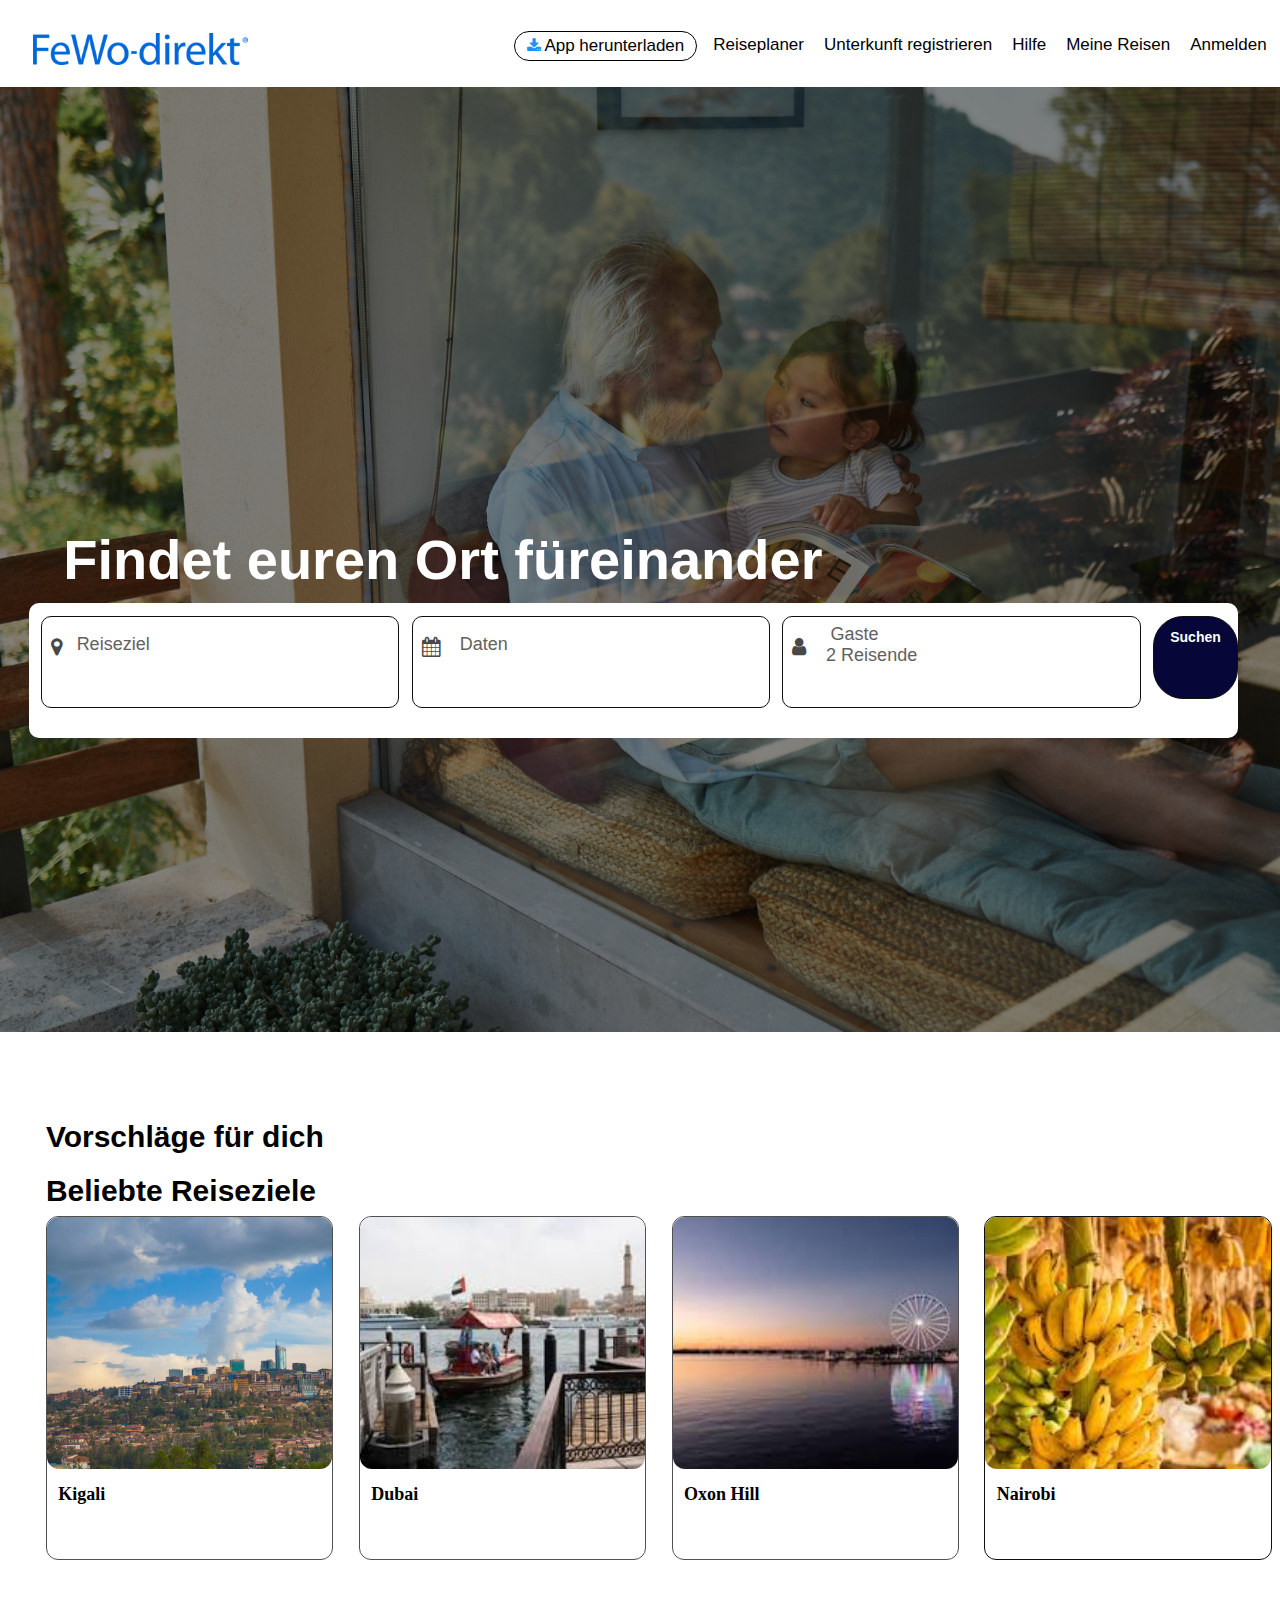
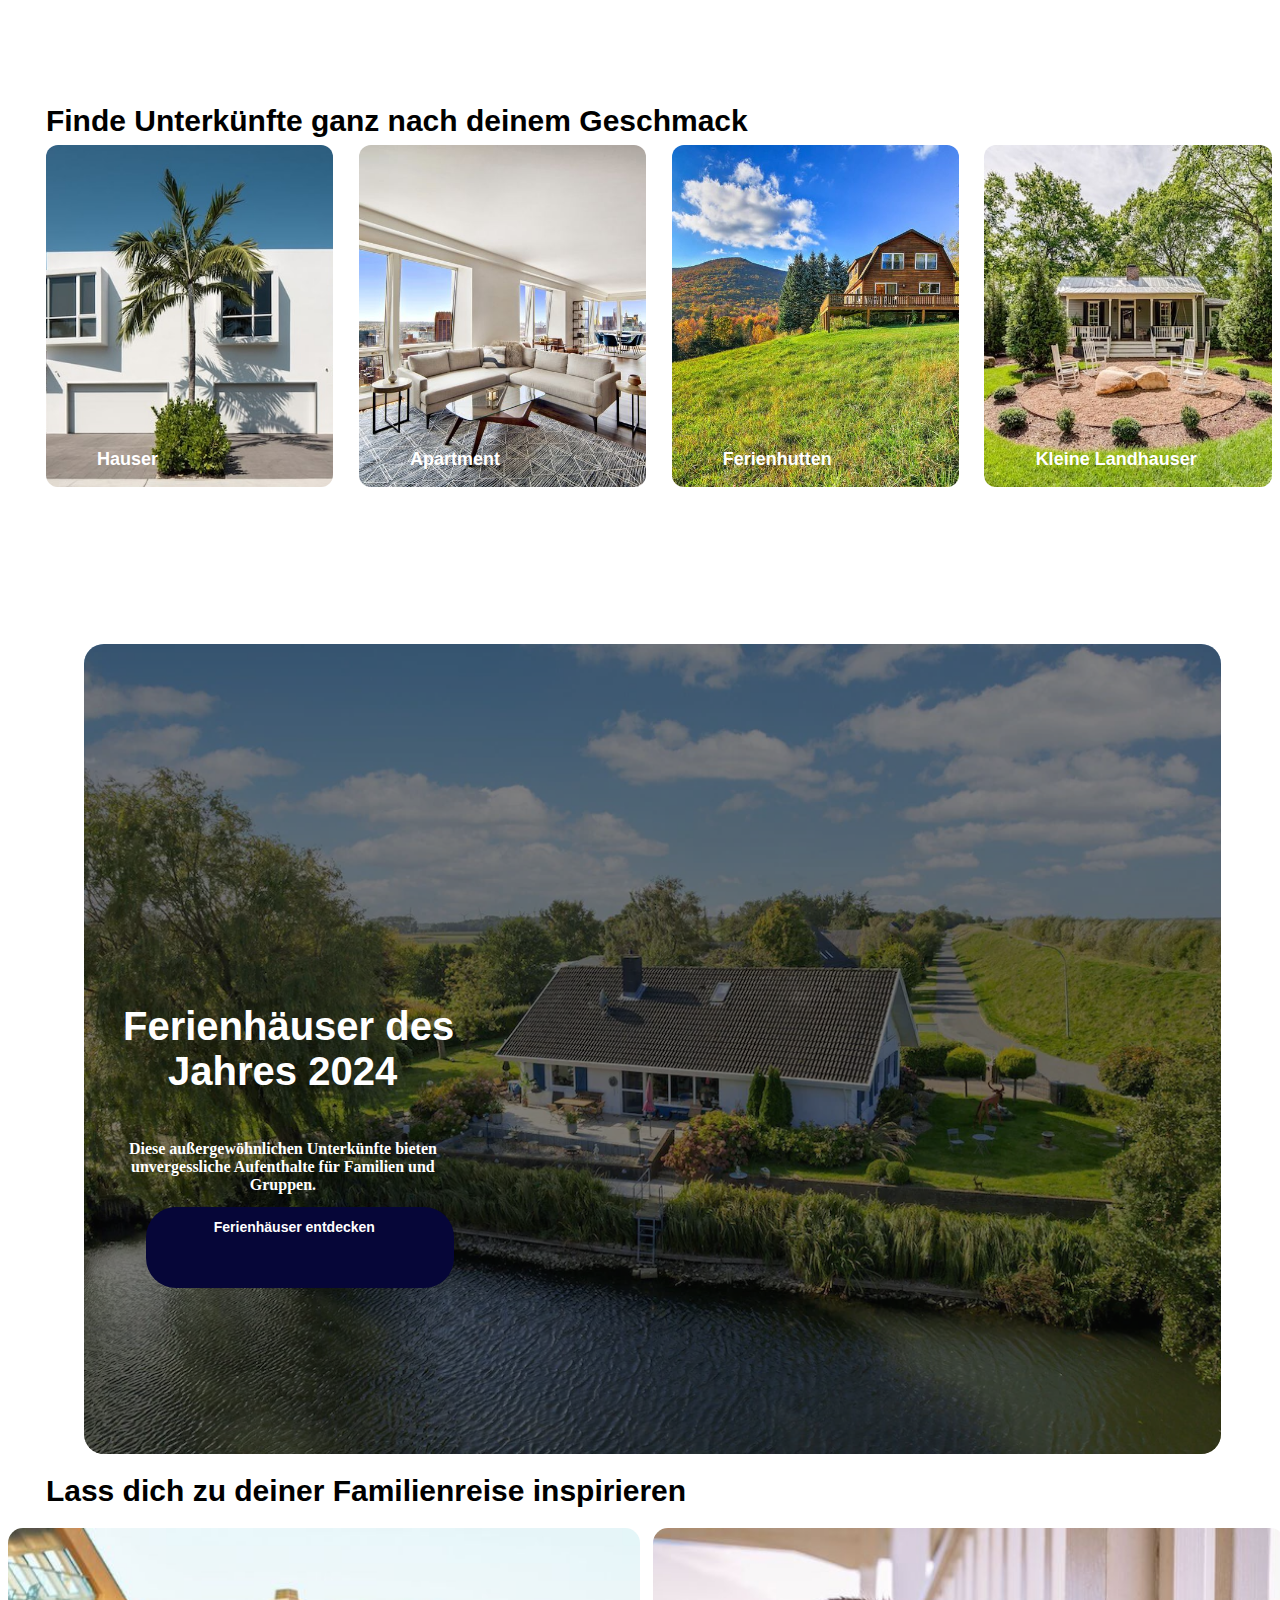
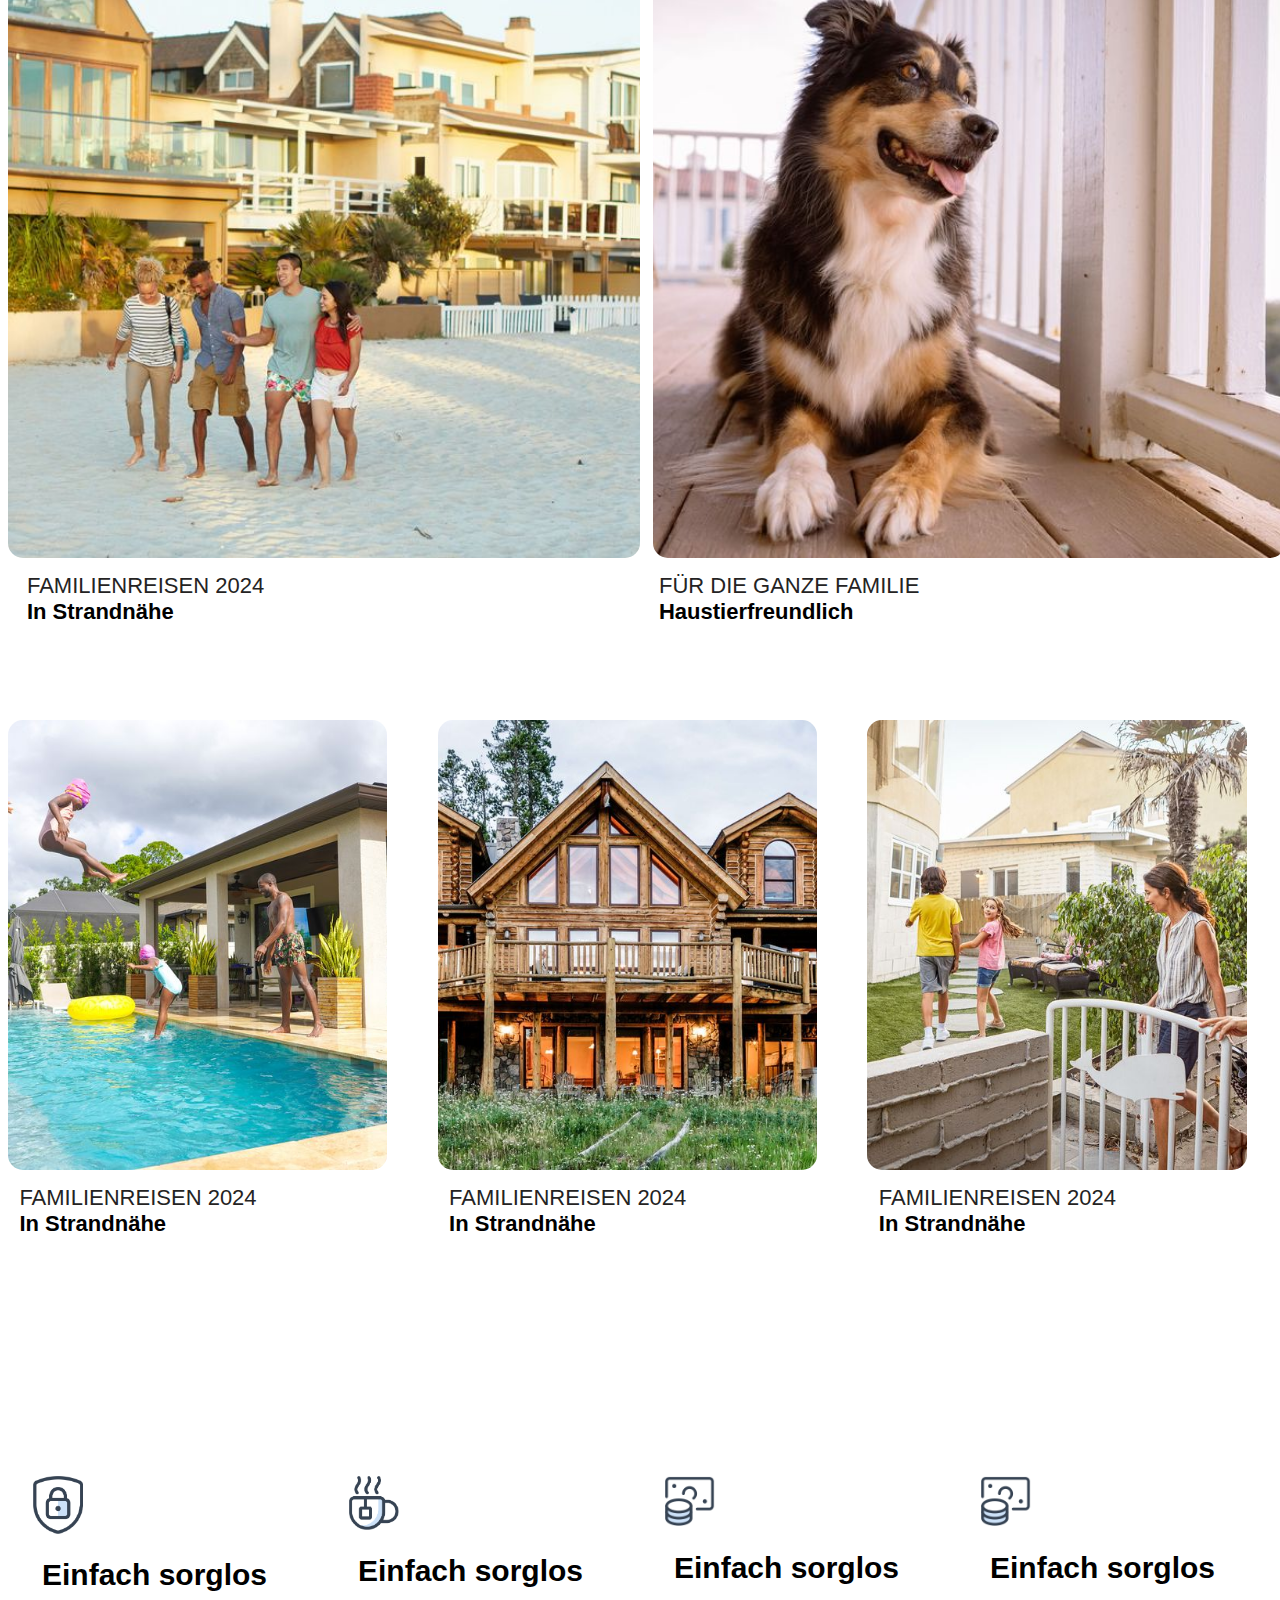
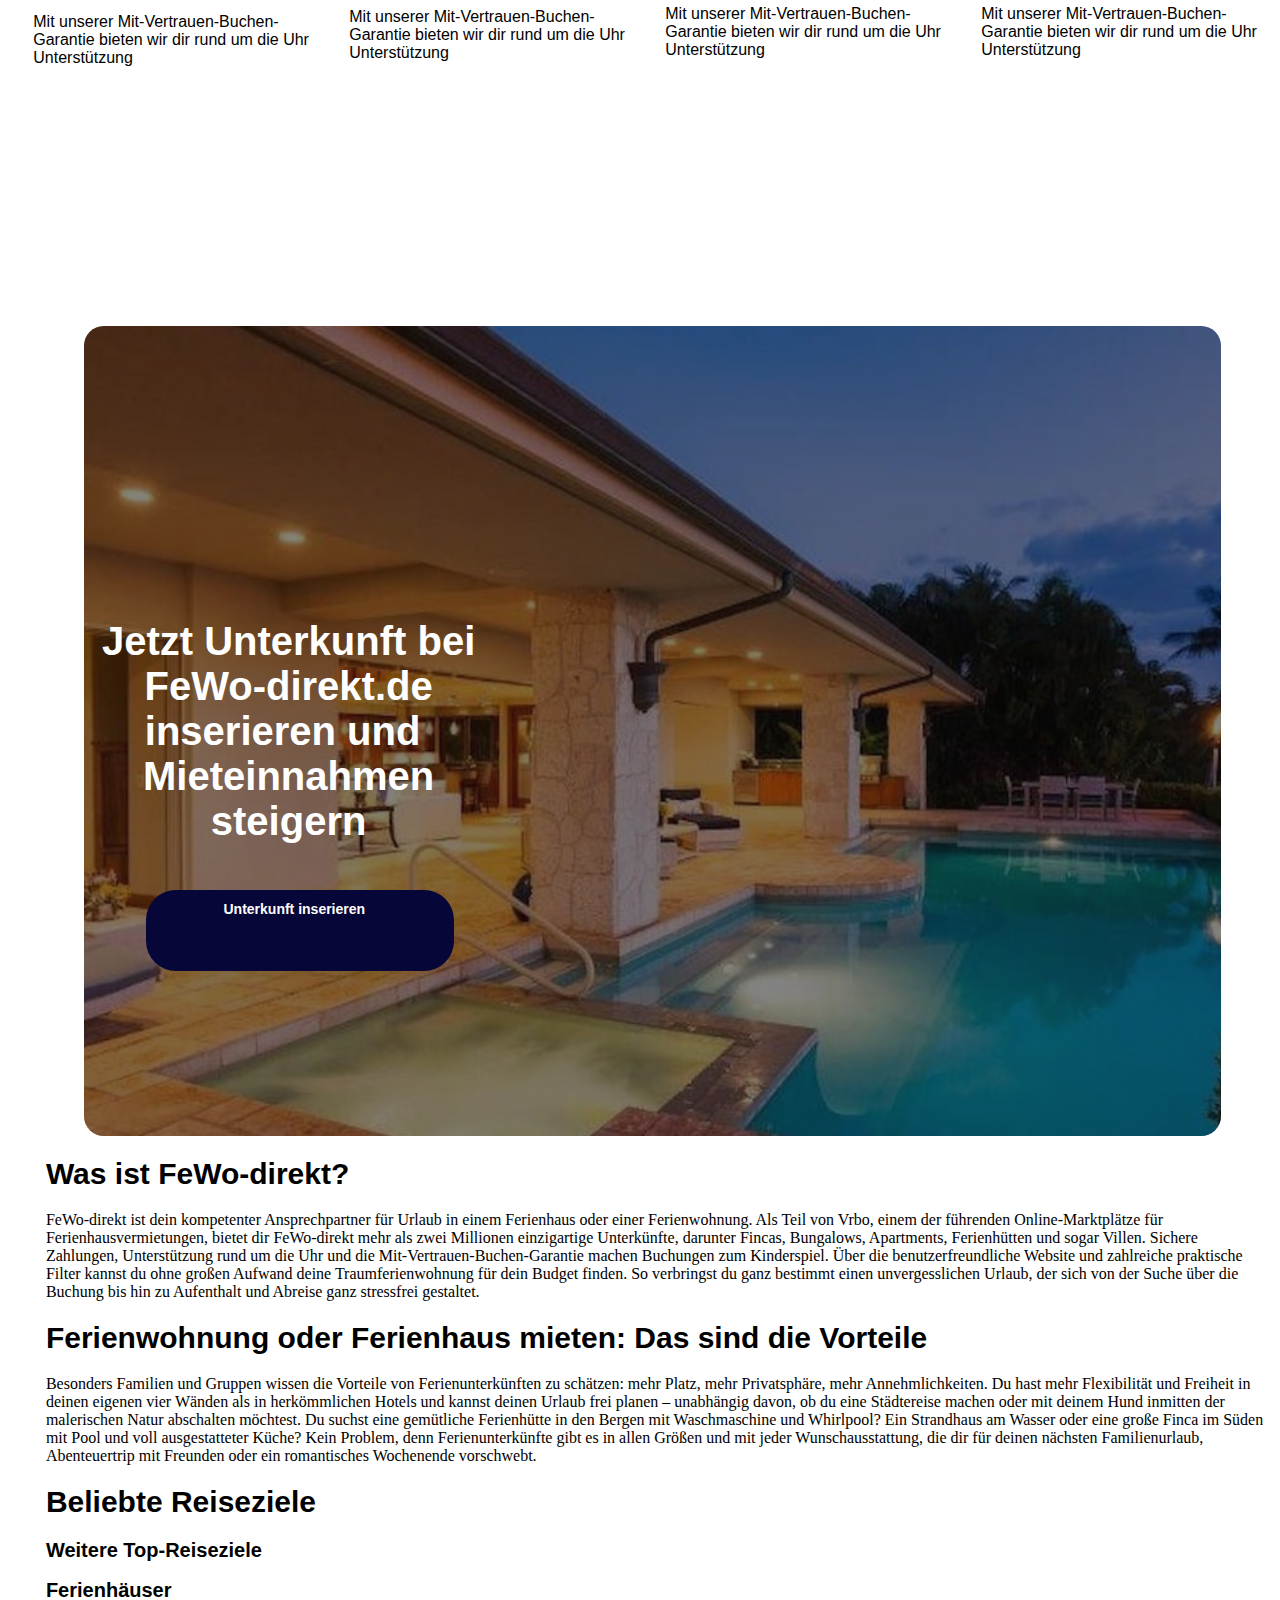
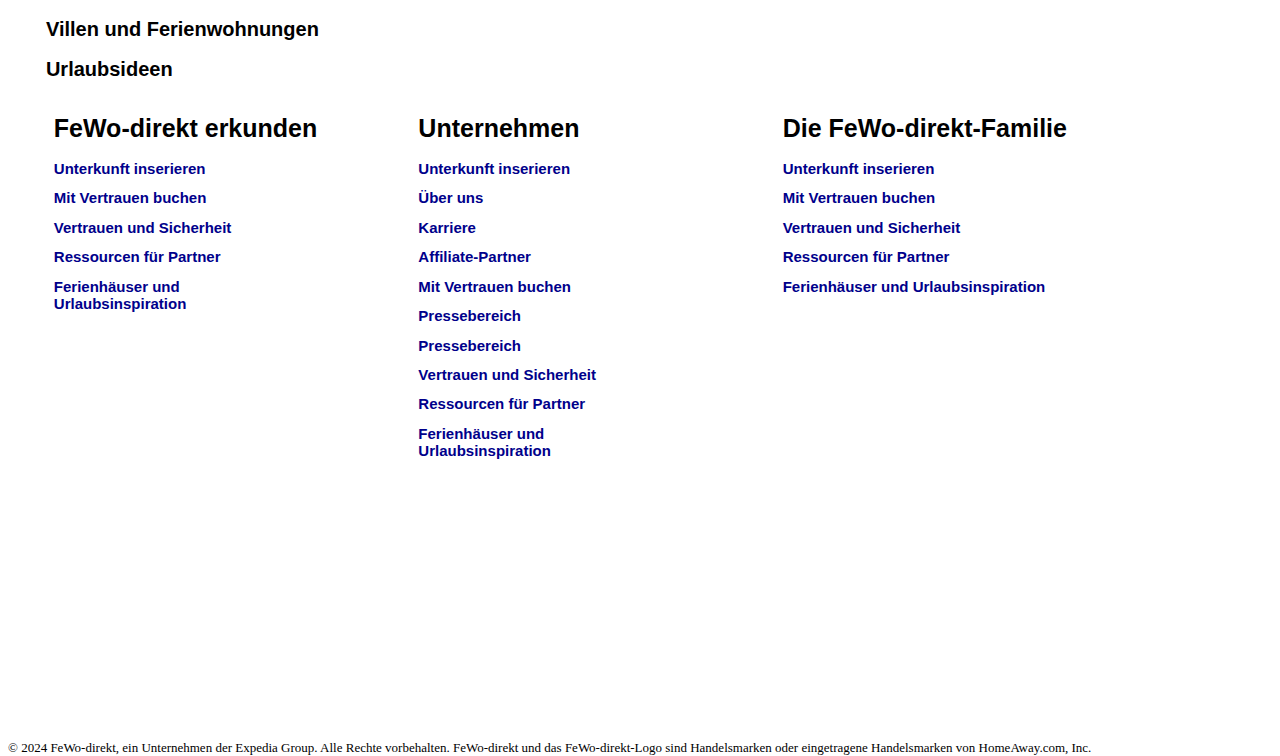
<file: index.html>
<!DOCTYPE html>
<head>
    <link rel="stylesheet" href="https://cdnjs.cloudflare.com/ajax/libs/font-awesome/4.7.0/css/font-awesome.min.css">
    <link rel="stylesheet" href="./Homepage.css"/>
 
<link rel="icon" href="./down.png" type="image/png">

<title>fewo-direkt</title>
</head>
<body>
    <nav class="navs">
        <div>
            <img src="./ha.png" style="margin-top: 2%; width: 17%;margin-left: 2%;"/>
        </div>
        <a href="#" class="toggle-button">
            <span class="bar"></span>
            <span class="bar"></span>
            <span class="bar"></span>
          </a>
        <ul class="men">
            <li><a href="#App" class="app" style="width: 90%;">
                <i class="fa fa-download" aria-hidden="true" style="color: dodgerblue; font-size: 15px;"></i>
                App herunterladen</a></li>
            <li><a href="#Reiseplaner">Reiseplaner</a></li>
            <li><a href="#unter">Unterkunft registrieren</a></li>
            <li><a href="#contact">Hilfe</a></li>
            <li><a href="#meine">Meine Reisen</a></li>
            <li><a href="#Anmelden">Anmelden</a></li>
        </ul>

    </nav>
    <div class="back">
        <div class="overlay">
            <h1>Findet euren Ort füreinander</h1>
            <div class="bor">
                <div class="boo">
                    <i class="fa fa-map-marker" aria-hidden="true" style="position: absolute;color: rgb(73, 72, 72); margin-top: 1.7%;font-size: 20px;margin-left: -14%;"></i>
                    <h2 class="h2">Reiseziel</h2>
                </div>
                <div class="bo">
                    <i class="fa fa-calendar" aria-hidden="true" style="position: absolute;color: rgb(73, 72, 72); margin-top: 1.7%;font-size: 20px;margin-left: -14%;"></i>
                    <h2 class="h2">Daten</h2>
                </div>
                <div class="b">
                    <i class="fa fa-user" aria-hidden="true" style="position: absolute;color: rgb(73, 72, 72); margin-top: 1.7%;font-size: 20px;margin-left: -14%;"></i>
                    <h2 style="margin-top: 2%;">Gaste<br><span style="margin-left: 6%;">2 Reisende</span></h2>
                </div>
                <div class="se">
                    <h1 style="color: white; font-size: 14px; margin: 15%;">Suchen</h1>
                </div>
            </div>
        </div>

    </div>
    <div class="next">
        <h1>Vorschläge für dich</h1>
        <h1>Beliebte Reiseziele</h1>
        <div class="ne">
            <div class="no">
                <div class="tale"></div>
                <h2>Kigali</h2>
            </div>
            <div class="noa">
                <div class="tales"></div>
                <h2>Dubai</h2>
            </div>
            <div class="nob">
                <div class="taless"></div>
                <h2>Oxon Hill</h2>
            </div>
            <div class="noc">
                <div class="talesss"></div>
                <h2>Nairobi</h2>
            </div>
           
           

       
    </div>
    <div class="sec">
        
        <h1>Finde Unterkünfte ganz nach deinem Geschmack</h1>
        <div class="nu">
            <div class="overlays"></div>
            <div class="ni">
                <div class="tole"></div>
                <h2>Hauser</h2>
            </div>
            <div class="nua">
                <div class="toles"></div>
                <h2>Apartment</h2>
            </div>
            <div class="nub">
                <div class="toless"></div>
                <h2>Ferienhutten</h2>
            </div>
            <div class="nuc">
                <div class="tolesss"></div>
                <h2>Kleine Landhauser</h2>
            </div>

        </div>
    </div>
    <div class="third">
        <div class="over">
            <h1 class="ja">Ferienhäuser des <span style="margin-left: -12px;" >Jahres 2024</span></h1>
            <h2>Diese außergewöhnlichen Unterkünfte bieten unvergessliche Aufenthalte für Familien und Gruppen.</h2>
            <div class="ric">
                <h1 style="color: white; font-size: 14px; margin-left: -7%;margin-top: 1%;" class="hh">Ferienhäuser entdecken</h1>
            </div>
        </div>

    </div>
    <div class="fourth">
        <h1>Lass dich zu deiner Familienreise inspirieren</h1>
        <div class="for">
            <div class="mai"><div class="fo"></div>
        <h1 style="color: rgb(36, 35, 35); font-weight: lighter; font-size: 22px;">FAMILIENREISEN 2024<br>
            <span style="color: black; font-weight: bold;">In Strandnähe</span>
            </h1>
    </div>
            <div class="mau"><div class="fos"></div>
            <h1 style="color: rgb(36, 35, 35); font-weight: lighter; font-size: 22px;">FÜR DIE GANZE FAMILIE<br>
                <span style="color: black; font-weight: bold;">Haustierfreundlich
                    
                    </span></div>
        </div>
    </div>
   <div class="five">
    <div class="is"><div class="if"></div>
        <h1 style="color: rgb(36, 35, 35); font-weight: lighter; font-size: 22px;">FAMILIENREISEN 2024<br>
            <span style="color: black; font-weight: bold;">In Strandnähe</span>
            </h1>
    </div>
    <div class="mon"><div class="fan"></div>
        <h1 style="color: rgb(36, 35, 35); font-weight: lighter; font-size: 22px;">FAMILIENREISEN 2024<br>
            <span style="color: black; font-weight: bold;">In Strandnähe</span>
            </h1>
    </div>
    <div class="mom"><div class="faf"></div>
        <h1 style="color: rgb(36, 35, 35); font-weight: lighter; font-size: 22px;">FAMILIENREISEN 2024<br>
            <span style="color: black; font-weight: bold;">In Strandnähe</span>
            </h1>
    </div>
   </div>
   <div class="six">
    <div class="let">
        <img src="./ob.png" style="width: 50px;"/>
        <h1>Einfach sorglos</h1>
        <p>Mit unserer Mit-Vertrauen-Buchen-Garantie bieten wir dir rund um die Uhr Unterstützung</p>
    </div>
    <div class="leti">
        <img src="./on.png" style="width: 50px;"/>
        <h1>Einfach sorglos</h1>
        <p>Mit unserer Mit-Vertrauen-Buchen-Garantie bieten wir dir rund um die Uhr Unterstützung</p>
    </div>
    <div class="leto">
        <img src="./vb.png" style="width: 50px;"/>
        <h1>Einfach sorglos</h1>
        <p>Mit unserer Mit-Vertrauen-Buchen-Garantie bieten wir dir rund um die Uhr Unterstützung</p>
    </div>
    <div class="lete">
        <img src="./vb.png" style="width: 50px;"/>
        <h1>Einfach sorglos</h1>
        <p>Mit unserer Mit-Vertrauen-Buchen-Garantie bieten wir dir rund um die Uhr Unterstützung</p>
    </div>
   </div>
   <div class="thirds">
    <div class="overs">
        <h1 class="h1">Jetzt Unterkunft bei FeWo-direkt.de <span style="margin-left: -12px;">inserieren und Mieteinnahmen steigern</span></h1>
        
        <div class="rics">
            <h1 style="color: white; font-size: 14px; margin-left: -7%;margin-top: 1%;">Unterkunft inserieren</h1>
        </div>
    </div>

</div>
<div class="text">
    <h1>Was ist FeWo-direkt?</h1>
    <p style="margin-left: 3%;">FeWo-direkt ist dein kompetenter Ansprechpartner für Urlaub in einem Ferienhaus oder einer Ferienwohnung. Als Teil von Vrbo, einem der führenden Online-Marktplätze für Ferienhausvermietungen, bietet dir FeWo-direkt mehr als zwei Millionen einzigartige Unterkünfte, darunter Fincas, Bungalows, Apartments, Ferienhütten und sogar Villen. Sichere Zahlungen, Unterstützung rund um die Uhr und die Mit-Vertrauen-Buchen-Garantie machen Buchungen zum Kinderspiel. Über die benutzerfreundliche Website und zahlreiche praktische Filter kannst du ohne großen Aufwand deine Traumferienwohnung für dein Budget finden. So verbringst du ganz bestimmt einen unvergesslichen Urlaub, der sich von der Suche über die Buchung bis hin zu Aufenthalt und Abreise ganz stressfrei gestaltet.</p>
</div>
<div class="text2">
    <h1>Ferienwohnung oder Ferienhaus mieten: Das sind die Vorteile</h1>
    <p style="margin-left: 3%;">Besonders Familien und Gruppen wissen die Vorteile von Ferienunterkünften zu schätzen: mehr Platz, mehr Privatsphäre, mehr Annehmlichkeiten. Du hast mehr Flexibilität und Freiheit in deinen eigenen vier Wänden als in herkömmlichen Hotels und kannst deinen Urlaub frei planen – unabhängig davon, ob du eine Städtereise machen oder mit deinem Hund inmitten der malerischen Natur abschalten möchtest. Du suchst eine gemütliche Ferienhütte in den Bergen mit Waschmaschine und Whirlpool? Ein Strandhaus am Wasser oder eine große Finca im Süden mit Pool und voll ausgestatteter Küche? Kein Problem, denn Ferienunterkünfte gibt es in allen Größen und mit jeder Wunschausstattung, die dir für deinen nächsten Familienurlaub, Abenteuertrip mit Freunden oder ein romantisches Wochenende vorschwebt.</p>
</div>
<div class="text3">
    <h1>Beliebte Reiseziele</h1>
    <h2 style="margin-left: 3%; font-family: 'Gill Sans', 'Gill Sans MT', Calibri, 'Trebuchet MS', sans-serif; font-size: 20px ;">Weitere Top-Reiseziele</h2>
    <h2 style="margin-left: 3%; font-family: 'Gill Sans', 'Gill Sans MT', Calibri, 'Trebuchet MS', sans-serif; font-size: 20px ;">Ferienhäuser</h2>
    <h2 style="margin-left: 3%; font-family: 'Gill Sans', 'Gill Sans MT', Calibri, 'Trebuchet MS', sans-serif; font-size: 20px ;">Villen und Ferienwohnungen</h2>
    <h2 style="margin-left: 3%; font-family: 'Gill Sans', 'Gill Sans MT', Calibri, 'Trebuchet MS', sans-serif; font-size: 20px ;">Urlaubsideen</h2>
</div>
<div class="bottom">
    <div class="left">
        <h1 style="font-size: 25px; width: 100%; font-family:Arial, Helvetica, sans-serif;"> FeWo-direkt erkunden</h1>
        <h2 style="margin-left: 3%; font-family: 'Gill Sans', 'Gill Sans MT', Calibri, 'Trebuchet MS', sans-serif; font-size: 15px ; color: darkblue;">Unterkunft inserieren
             </h2>
        <h2 style="margin-left: 3%; font-family: 'Gill Sans', 'Gill Sans MT', Calibri, 'Trebuchet MS', sans-serif; font-size: 15px ;color: darkblue">Mit Vertrauen buchen</h2>
        <h2 style="margin-left: 3%; font-family: 'Gill Sans', 'Gill Sans MT', Calibri, 'Trebuchet MS', sans-serif; font-size: 15px ;color: darkblue"> Vertrauen und Sicherheit</h2>
        <h2 style="margin-left: 3%; font-family: 'Gill Sans', 'Gill Sans MT', Calibri, 'Trebuchet MS', sans-serif; font-size: 15px ;color: darkblue">Ressourcen für Partner</h2>
        <h2 style="margin-left: 3%; font-family: 'Gill Sans', 'Gill Sans MT', Calibri, 'Trebuchet MS', sans-serif; font-size: 15px ;color: darkblue">Ferienhäuser und Urlaubsinspiration</h2>
    </div>
    <div class="right" style="margin-left: 8%;">
        <h1 style="font-size: 25px; width: 100%; font-family:Arial, Helvetica, sans-serif;"> Unternehmen</h1>
        <h2 style="margin-left: 3%; font-family: 'Gill Sans', 'Gill Sans MT', Calibri, 'Trebuchet MS', sans-serif; font-size: 15px ; color: darkblue;">Unterkunft inserieren
             </h2>
        <h2 style="margin-left: 3%; font-family: 'Gill Sans', 'Gill Sans MT', Calibri, 'Trebuchet MS', sans-serif; font-size: 15px ;color: darkblue">
           
            Über uns
           
            
           
            </h2>
        <h2 style="margin-left: 3%; font-family: 'Gill Sans', 'Gill Sans MT', Calibri, 'Trebuchet MS', sans-serif; font-size: 15px ;color: darkblue"> Karriere</h2>
        <h2 style="margin-left: 3%; font-family: 'Gill Sans', 'Gill Sans MT', Calibri, 'Trebuchet MS', sans-serif; font-size: 15px ;color: darkblue">Affiliate-Partner</h2>
        <h2 style="margin-left: 3%; font-family: 'Gill Sans', 'Gill Sans MT', Calibri, 'Trebuchet MS', sans-serif; font-size: 15px ;color: darkblue">Mit Vertrauen buchen</h2>
        <h2 style="margin-left: 3%; font-family: 'Gill Sans', 'Gill Sans MT', Calibri, 'Trebuchet MS', sans-serif; font-size: 15px ;color: darkblue"> Pressebereich</h2>
        <h2 style="margin-left: 3%; font-family: 'Gill Sans', 'Gill Sans MT', Calibri, 'Trebuchet MS', sans-serif; font-size: 15px ;color: darkblue"> Pressebereich</h2>
        <h2 style="margin-left: 3%; font-family: 'Gill Sans', 'Gill Sans MT', Calibri, 'Trebuchet MS', sans-serif; font-size: 15px ;color: darkblue"> Vertrauen und Sicherheit</h2>
        <h2 style="margin-left: 3%; font-family: 'Gill Sans', 'Gill Sans MT', Calibri, 'Trebuchet MS', sans-serif; font-size: 15px ;color: darkblue">Ressourcen für Partner</h2>
        <h2 style="margin-left: 3%; font-family: 'Gill Sans', 'Gill Sans MT', Calibri, 'Trebuchet MS', sans-serif; font-size: 15px ;color: darkblue">Ferienhäuser und Urlaubsinspiration</h2>
    </div>
    <div class="lefts"style="margin-left: 8%;">
        <h1 style="font-size: 25px; width: 100%; font-family:Arial, Helvetica, sans-serif;"> Die FeWo-direkt-Familie</h1>
        <h2 style="margin-left: 3%; font-family: 'Gill Sans', 'Gill Sans MT', Calibri, 'Trebuchet MS', sans-serif; font-size: 15px ; color: darkblue;">Unterkunft inserieren
             </h2>
        <h2 style="margin-left: 3%; font-family: 'Gill Sans', 'Gill Sans MT', Calibri, 'Trebuchet MS', sans-serif; font-size: 15px ;color: darkblue">Mit Vertrauen buchen</h2>
        <h2 style="margin-left: 3%; font-family: 'Gill Sans', 'Gill Sans MT', Calibri, 'Trebuchet MS', sans-serif; font-size: 15px ;color: darkblue"> Vertrauen und Sicherheit</h2>
        <h2 style="margin-left: 3%; font-family: 'Gill Sans', 'Gill Sans MT', Calibri, 'Trebuchet MS', sans-serif; font-size: 15px ;color: darkblue">Ressourcen für Partner</h2>
        <h2 style="margin-left: 3%; font-family: 'Gill Sans', 'Gill Sans MT', Calibri, 'Trebuchet MS', sans-serif; font-size: 15px ;color: darkblue">Ferienhäuser und Urlaubsinspiration</h2>
    </div>
    </div>

<div><p style="font-size: 13px;">© 2024 FeWo-direkt, ein Unternehmen der Expedia Group. Alle Rechte vorbehalten. FeWo-direkt und das FeWo-direkt-Logo sind Handelsmarken oder eingetragene Handelsmarken von HomeAway.com, Inc.</p></div>
</div>

</body>
</file>
<file: Homepage.css>
.toggle-button {
    display: flex;
  }
  .toggle-button {
    list-style: none;
  }
  .toggle-button {
    flex-direction: column;
    cursor: pointer;
    display: none;
  }
  
  .bar {
    width: 25px;
    height: 3px;
    background-color: white;
    margin: 3px 0;
  }
@media (max-width: 1030px) {
    .toggle-button {
      display: flex;
    }
  
    .men {
      display: none;
      flex-direction: column;
      width: 100%;
    }
  
    .men li a {
      text-align: center;
    }
  
    .men.active {
      display: flex;
    }
    .bar{
        background-color: black;
        margin-left: 70%;
        margin-top: -2%;
    }
    .overlay h1{
        font-size: 2px;
        margin-top: -2%;
        display: none;
        
    }
    .bor .h2{
        margin-left: -40%;
        
       
    }
    
    .se{
        display: none;
    }
    .over .ja{
        font-size: 22px;
        width: 100%;
    }
    .over .ja span{
        display: none;
    }
    .over .ric{
        margin-top: 50%;
        padding: 2px;
 
    }
    .overs .h1{
        font-size: 20px;
        margin-left: -55%;
    }

  }
body{
    padding: 0;
    overflow-x: hidden;
}.men {
    list-style-type: none;
    margin: 0;
    padding: 0;
    overflow: hidden;
    background-color: white;
    color: rgb(6, 6, 6);
    margin-left: 40%;
    margin-top: -3%
}


.men li {
    float: left;
    color: black;
    font-weight: 540;
}


.men li a {
    color: black;
    display: block;
    font-family: 'Gill Sans', 'Gill Sans MT', Calibri, 'Trebuchet MS', sans-serif;
    text-align: center;
    font-size: 17px;
    padding: 4px 10px; 
    text-decoration: none;
    width: 100%; 
}

/* Change color on hover */
.men li a:hover {
    color: DodgerBlue;
}
.app{
    border: 1px solid black;
    border-radius: 20px;
    
}
.back{
    height: 105vh;
    width: 100%;
    margin-top: 2%;
    background-image: url(./bar.jpeg);
    background-repeat: no-repeat;
    background-size: cover;
    background-position: center;
    width: 104%;
  
    position: relative;
    margin-left: -2%;
}
.overlay {
    background-color: rgba(7, 7, 7, 0.5); 
    color: white; 
    width: 100%;
    height: 100%;
    display: flex;
    justify-content: center;
    align-items: center;
    text-align: center;
}
.overlay h1{
    font-size: 56px;
    margin-left: -30%;
    font-weight: bold;
    font-family:'Lucida Sans', 'Lucida Sans Regular', 'Lucida Grande', 'Lucida Sans Unicode', Geneva, Verdana, sans-serif;
}
.overlay .bor{
    width: 92%;
    height: 15vh;
    background-color: white;
    margin-top: 17%;
    border: 1px solid none;
    border-radius: 10px;
    position: absolute;
    margin-left: -1%;
    display: flex;
    flex-direction: row;


}.bor h2{
    color: rgb(100, 95, 95);
    font-size: 18px;
    margin-left: -60%;
    margin-top: 5%;
    font-weight: lighter;
    font-family: 'Gill Sans', 'Gill Sans MT', Calibri, 'Trebuchet MS', sans-serif;
}

.boo{
    width: 30%;
    height: 10vh;
    border: 1px solid rgb(16, 16, 16);
    margin-left: 1%;
    margin-top: 1%;
    border-radius: 10px;
}

.bo{
    width: 30%;
    height: 10vh;
    border: 1px solid rgb(16, 16, 16);
    margin-left: 1%;
    margin-top: 1%;
    border-radius: 10px;
}
.b{
    width: 30%;
    height: 10vh;
    border: 1px solid rgb(16, 16, 16);
    margin-left: 1%;
    margin-top: 1%;
    border-radius: 10px;
}
.se{
    width: 7%;
    height: 9vh;
    border: 1px solid rgb(16, 16, 16);
    background-color: rgb(6, 6, 56);
    margin-left: 1%;
    margin-top: 1%;
    border-radius: 30px; 
}
.next{
    margin-top: 7%;
    width: 100%;
    height: 60vh;
    
}
/* .next::-webkit-scrollbar{
    display: none;
} */
.next h1{
    font-size: 30px;
    margin-left: 3%;
    font-family: 'Gill Sans', 'Gill Sans MT', Calibri, 'Trebuchet MS', sans-serif;
}
.ne{
    display: flex;
    flex-direction: row;
    width: 100%;
    height: 50vh;
    
    margin-top: -1%;
}
.no{
    width: 28%;
    height: 38vh;
    margin-left: 3%;
    border: 1px solid rgb(82, 81, 81);
    border-radius: 12px;
}
.tale{
    height: 28vh;
    width: 100%;
    background-image: url(./ki.jpg);
    border-radius: 12px;
    border: 1px solid none;
    background-repeat: no-repeat;
    background-size: cover;
    background-position: center;
}
.noa{
    width: 28%;
    height: 38vh;
    margin-left: 2%;
    border: 1px solid rgb(82, 81, 81);
    border-radius: 12px;
}
.tales{
    height: 28vh;
    width: 100%;
    background-image: url(./tal.jpg);
    border-radius: 12px;
    border: 1px solid none;
    background-repeat: no-repeat;
    background-size: cover;
    background-position: center;
}
.nob{
    width: 28%;
    height: 38vh;
    margin-left: 2%;
    border: 1px solid rgb(82, 81, 81);
    border-radius: 12px;
}
.taless{
    height: 28vh;
    width: 100%;
    background-image: url(./ta.jpg);
    border-radius: 12px;
    border: 1px solid none;
    background-repeat: no-repeat;
    background-size: cover;
    background-position: center;
}
.noc{
    width: 28%;
    height: 38vh;
    margin-left: 2%;
    border: 1px solid rgb(16, 16, 16);
    border-radius: 12px;

}
.talesss{
    height: 28vh;
    width: 100%;
    background-image: url(./t.jpg);
    border-radius: 12px;
    border: 1px solid none;
    background-repeat: no-repeat;
    background-size: cover;
    background-position: center;
}
.ne h2{
    font-size: 18px;
    margin-left: 4%;
}
.sec{
    margin-top: 3%;
    width: 100%;
    height: 60vh;

}
.sec h1{
    font-size: 30px;
    margin-left: 3%;
    font-family: 'Gill Sans', 'Gill Sans MT', Calibri, 'Trebuchet MS', sans-serif;
}
.nu{
    display: flex;
    flex-direction: row;
    width: 100%;
    height: 50vh;
    
    margin-top: -1%;
}
.ni{
    width: 28%;
    height: 38vh;
    margin-left: 3%;
    border: 1px solid none;
    border-radius: 12px;
}
.tole{
    height: 38vh;
    width: 100%;
    background-image: url(./house.jpeg);
    border-radius: 12px;
    border: 1px solid none;
    background-repeat: no-repeat;
    background-size: cover;
    background-position: center;
}
.nua{
    width: 28%;
    height: 38vh;
    margin-left: 2%;
    border: 1px solid none;
    border-radius: 12px;
}
.toles{
    height: 38vh;
    width: 100%;
    background-image: url(./condo.jpeg);
    border-radius: 12px;
    border: 1px solid none;
    background-repeat: no-repeat;
    background-size: cover;
    background-position: center;
}
.nub{
    width: 28%;
    height: 38vh;
    margin-left: 2%;
    border: 1px solid none;
    border-radius: 12px;
}
.toless{
    height: 38vh;
    width: 100%;
    background-image: url(./cabin_1.jpg);
    border-radius: 12px;
    border: 1px solid none;
    background-repeat: no-repeat;
    background-size: cover;
    background-position: center;
}
.nuc{
    width: 28%;
    height: 38vh;
    margin-left: 2%;
    border: 1px solid none;
    border-radius: 12px;
}
.tolesss{
    height: 38vh;
    width: 100%;
    background-image: url(./cottage.jpeg);
    border-radius: 12px;
    border: 1px solid none;
    background-repeat: no-repeat;
    background-size: cover;
    background-position: center;
}
.nu h2{
    font-size: 18px;
    margin-left: 4%;
    position: absolute;
    margin-top: -3%;
    color: white;
    font-weight: bold;
    font-family: 'Gill Sans', 'Gill Sans MT', Calibri, 'Trebuchet MS', sans-serif;
}

.third{
    height: 90vh;
    width: 90%;

    background-image: url(./jo.jpg);
    background-repeat: no-repeat;
    background-size: cover;
    background-position: center;

    border-radius: 20px;
    position: relative;
    margin-left: 6%;
}
.over {
    background-color: rgba(7, 7, 7, 0.5); 
    color: white; 
    width: 100%;
    height: 100%;
    display: flex;
    justify-content: center;
    align-items: center;
    text-align: center;
    border-radius: 20px;
}
.over h1{
    font-size: 40px;
    width: 40%;
    position: absolute;
    margin-left: -64%;
    font-weight: bold;
    font-family:'Lucida Sans', 'Lucida Sans Regular', 'Lucida Grande', 'Lucida Sans Unicode', Geneva, Verdana, sans-serif;
}
.over h2{
    font-size: 16px;
    margin-left: -65%;
    margin-top: 22%;
    position: absolute;
    width: 30%;
    font-family:'Times New Roman', Times, serif ;
}
.ric{
    width: 27%;
    height: 9vh;
    border: 2px solid none;
    background-color: rgb(6, 6, 56);
    margin-left: -62%;
    margin-top: 35%;
    border-radius: 30px; 
}
.thirds{
    height: 90vh;
    width: 90%;

    background-image: url(./here.jpeg);
    background-repeat: no-repeat;
    background-size: cover;
    background-position: center;

    border-radius: 20px;
    position: relative;
    margin-left: 6%;
}
.overs {
    background-color: rgba(7, 7, 7, 0.5); 
    color: white; 
    width: 100%;
    height: 100%;
    display: flex;
    justify-content: center;
    align-items: center;
    text-align: center;
    border-radius: 20px;
}
.overs h1{
    font-size: 40px;
    width: 40%;
    position: absolute;
    margin-left: -64%;
    font-weight: bold;
    font-family:'Lucida Sans', 'Lucida Sans Regular', 'Lucida Grande', 'Lucida Sans Unicode', Geneva, Verdana, sans-serif;
}
.overs h2{
    font-size: 16px;
    margin-left: -65%;
    margin-top: 22%;
    position: absolute;
    width: 30%;
    font-family:'Times New Roman', Times, serif ;
}
.rics{
    width: 27%;
    height: 9vh;
    border: 2px solid none;
    background-color: rgb(6, 6, 56);
    margin-left: -62%;
    margin-top: 35%;
    border-radius: 30px; 
}
.fourth{
    height: 80vh;
    width: 100%;
}
.for{
    display: flex;
    height: 90vh;
    flex-direction: row;

}
.mai{
    border: 1px solid none;
    height: 85vh;
    width: 50%;

    border-radius: 15px;
}
.fo{
    border: 1px solid none;
    height: 70vh;
    width: 100%;
    background-image: url(one.jpeg);
    background-repeat: no-repeat;
    background-size: cover;
    background-position: center;
    border-radius: 15px;
}
.fos{
    border: 1px solid none;
    height: 70vh;
    width: 100%;
    background-image: url(dog.jpeg);
    background-repeat: no-repeat;
    background-size: cover;
    background-position: center;
    border-radius: 15px;
    margin-left: 2%;
}
.mau{
    border: 1px solid none;
    height: 85vh;
    width: 50%;

    border-radius: 15px;
}
.five{
    width: 100%;
    height: 70vh;
    display: flex;
    flex-direction: row;
    margin-top: 10%;
}
.is{
    border: 1px solid none;
    height: 85vh;
    width: 30%;

    border-radius: 15px;
}
.if{
    border: 1px solid none;
    height: 50vh;
    width: 100%;
    background-image: url(am.jpg);
    background-repeat: no-repeat;
    background-size: cover;
    background-position: center;
    border-radius: 15px;
}
.mon{
    border: 1px solid none;
    height: 85vh;
    width: 30%;
    margin-left: 4%;
    border-radius: 15px;
}
.fan{
    border: 1px solid none;
    height: 50vh;
    width: 100%;
    background-image: url(as.jpg);
    background-repeat: no-repeat;
    background-size: cover;
    background-position: center;
    border-radius: 15px;
}
.mom{
    border: 1px solid none;
    height: 85vh;
    width: 30%;
    margin-left: 4%;
    border-radius: 15px;
}
.faf{
    border: 1px solid none;
    height: 50vh;
    width: 100%;
    background-image: url(ad.jpg);
    background-repeat: no-repeat;
    background-size: cover;
    background-position: center;
    border-radius: 15px;
}
.six{
    height: 50vh;
    width: 100%;
    display: flex;
    flex-direction: row;
    margin-top: 10%;
 
}
.let{
    width: 30%;
    margin-left: 2%;
    font-family: 'Gill Sans', 'Gill Sans MT', Calibri, 'Trebuchet MS', sans-serif;
}
.leti{
    width: 30%;
    margin-left: 2%;
    font-family: 'Gill Sans', 'Gill Sans MT', Calibri, 'Trebuchet MS', sans-serif;
}
.leto{
    width: 30%;
    margin-left: 2%;
    font-family: 'Gill Sans', 'Gill Sans MT', Calibri, 'Trebuchet MS', sans-serif;
}
.lete{
    width: 30%;
    margin-left: 2%;
    font-family: 'Gill Sans', 'Gill Sans MT', Calibri, 'Trebuchet MS', sans-serif;
}
.bottom{
    width: 100%;
    height: 70vh;
    margin-left: 3%;
    display: flex;
    flex-direction: row;
}
</file>
